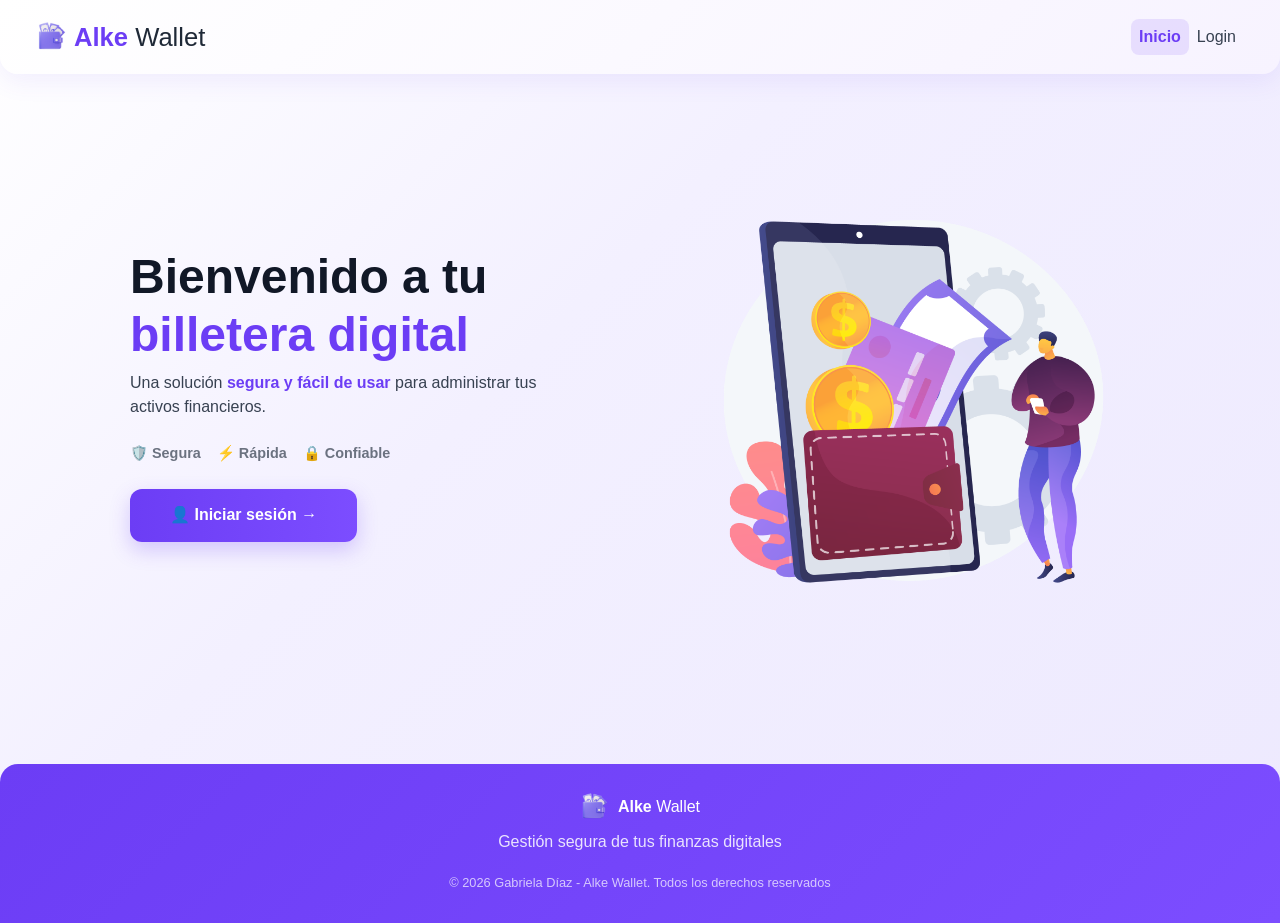
<file: index.html>
<!DOCTYPE html>
<html lang="es">

<head>
    <meta charset="UTF-8">
    <meta name="viewport" content="width=device-width, initial-scale=1.0">
    <link href="https://cdn.jsdelivr.net/npm/bootstrap@5.3.8/dist/css/bootstrap.min.css" rel="stylesheet"
        integrity="sha384-sRIl4kxILFvY47J16cr9ZwB07vP4J8+LH7qKQnuqkuIAvNWLzeN8tE5YBujZqJLB" crossorigin="anonymous">
    <link rel="stylesheet" href="css/global.css">
    <link rel="stylesheet" href="./css/index.css">
    <title>Pantalla de Bienvenida Alke Wallet</title>
</head>

<body>
    <!-- Encabezado del sitio -->
    <!-- NAVBAR -->
    <header>
        <nav class="navbar navbar-expand-lg custom-navbar">
            <div class="container-fluid">

                <!-- LOGO (se mantiene igual) -->
                <a class="navbar-brand d-flex align-items-center gap-2" href="index.html">
                    <img src="./img/wallet-icon.png" alt="Logo" width="30" height="30">
                    <span class="brand-text">
                        <strong>Alke</strong> Wallet
                    </span>
                </a>

                <!-- BOTÓN MOBILE -->
                <button class="navbar-toggler" type="button" data-bs-toggle="collapse" data-bs-target="#navbarAlke"
                    aria-controls="navbarAlke" aria-expanded="false" aria-label="Toggle navigation">

                    <span class="navbar-toggler-icon"></span>
                </button>

                <!-- NAV LINKS -->
                <div class="collapse navbar-collapse" id="navbarAlke">

                    <!-- NO LOGUEADO -->
                    <div class="navbar-nav ms-auto" id="nav-guest">
                        <a class="nav-link active" href="index.html">Inicio</a>
                        <a class="nav-link" href="login.html">Login</a>
                    </div>

                    <!-- LOGUEADO -->
                    <div class="navbar-nav ms-auto d-none" id="nav-user">
                        <a class="nav-link" href="menu.html">Menú</a>
                        <a class="nav-link" href="deposit.html">Depósito</a>
                        <a class="nav-link" href="sendmoney.html">Enviar</a>
                        <a class="nav-link" href="transactions.html">Movimientos</a>
                        <a class="nav-link text-danger" href="#" id="logout">Salir</a>
                    </div>

                </div>

            </div>
        </nav>
    </header>

    <!-- Contenido principal -->
    <main class="container py-5">
        <section class="hero-card row align-items-center p-4 p-md-5">

            <div class="col-md-6">
                <h2 class="hero-title">
                    Bienvenido a tu <br>
                    <span>billetera digital</span>
                </h2>

                <p class="hero-text">
                    Una solución <strong>segura y fácil de usar</strong> para administrar tus activos financieros.
                </p>

                <div class="features d-flex gap-3 my-4">
                    <span>🛡️ Segura</span>
                    <span>⚡ Rápida</span>
                    <span>🔒 Confiable</span>
                </div>

                <a href="login.html" class="btn btn-primary hero-btn">
                    👤 Iniciar sesión →
                </a>
            </div>

            <div class="col-md-6 text-center">
                <div class="wallet-illustration">
                    <img src="./img/wallet.png" alt="Billetera digital" class="img-fluid">
                </div>
            </div>

        </section>
    </main>

    <!-- Pie de sitio -->
    <footer class="custom-footer">
        <div class="footer-brand d-flex align-items-center justify-content-center">
            <img src="./img/wallet-icon.png" alt="Alke Wallet" />
            <span><strong>Alke</strong> Wallet</span>
        </div>

        <p class="footer-text">
            Gestión segura de tus finanzas digitales
        </p>

        <small class="footer-copy">
            © 2026 Gabriela Díaz - Alke Wallet. Todos los derechos reservados
        </small>
    </footer>

    <script src="./js/jquery-4.0.0.min.js"></script>
    <script src="https://cdn.jsdelivr.net/npm/bootstrap@5.3.8/dist/js/bootstrap.bundle.min.js"
        integrity="sha384-FKyoEForCGlyvwx9Hj09JcYn3nv7wiPVlz7YYwJrWVcXK/BmnVDxM+D2scQbITxI"
        crossorigin="anonymous"></script>
    <script src="./js/app.js"></script>

</body>

</html>
</file>
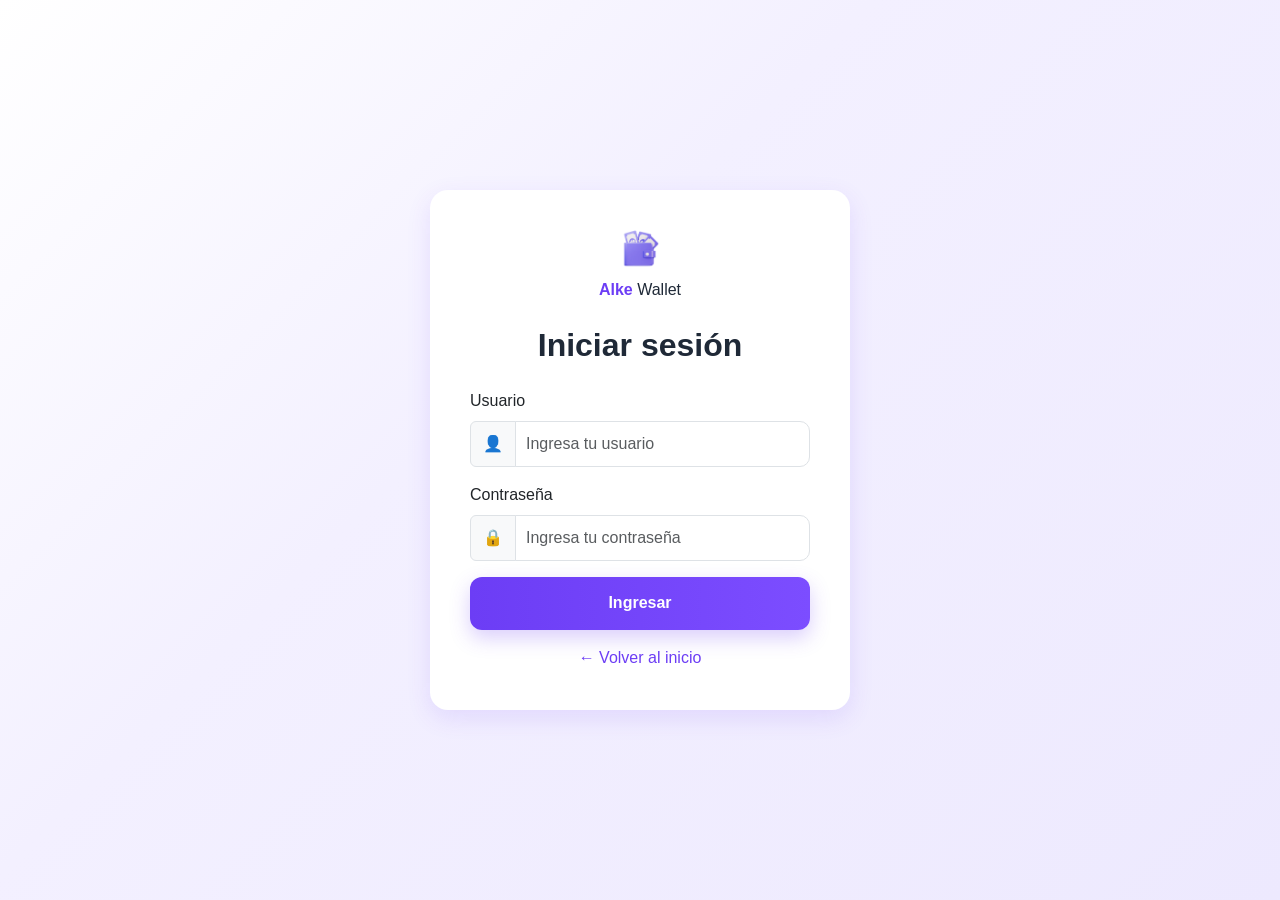
<file: deposit.html>
<!DOCTYPE html>
<html lang="es">

<head>
    <meta charset="UTF-8">
    <meta name="viewport" content="width=device-width, initial-scale=1.0">

    <link href="https://cdn.jsdelivr.net/npm/bootstrap@5.3.8/dist/css/bootstrap.min.css" rel="stylesheet">
    <link rel="stylesheet" href="css/global.css">
    <link rel="stylesheet" href="./css/deposit.css">

    <title>Depósito - Alke Wallet</title>
</head>

<body>

    <!-- NAVBAR -->
    <header>
        <nav class="navbar navbar-expand-lg custom-navbar">
            <div class="container-fluid">

                <a class="navbar-brand d-flex align-items-center gap-2" href="index.html">
                    <img src="./img/wallet-icon.png" width="30" height="30">
                    <span class="brand-text">
                        <strong>Alke</strong> Wallet
                    </span>
                </a>

                <span class="badge bg-success fs-6">
                    Saldo: $<span id="balanceText">0</span>
                </span>

                <button class="navbar-toggler" type="button" data-bs-toggle="collapse" data-bs-target="#navbarAlke">
                    <span class="navbar-toggler-icon"></span>
                </button>

                <div class="collapse navbar-collapse" id="navbarAlke">

                    <div class="navbar-nav ms-auto" id="nav-user">
                        <a class="nav-link" href="menu.html">Menú</a>
                        <a class="nav-link active" href="deposit.html">Depósito</a>
                        <a class="nav-link" href="sendmoney.html">Enviar</a>
                        <a class="nav-link" href="transactions.html">Movimientos</a>
                        <a class="nav-link text-danger" href="#" id="logout">Salir</a>
                    </div>

                </div>

            </div>
        </nav>
    </header>

    <!-- MAIN -->
    <main class="container py-5">

        <div class="deposit-card">

            <div class="row align-items-center">

                <!-- IZQUIERDA (ILUSTRACIÓN) -->
                <div class="col-md-5 text-center">
                    <img src="./img/piggybank.png" alt="Depósito" class="img-fluid deposit-img">
                </div>

                <!-- DERECHA (FORMULARIO) -->
                <div class="col-md-7">

                    <h2 class="hero-title mb-2">
                        Depósito
                    </h2>

                    <p class="text-muted mb-4">
                        Agrega dinero a tu cuenta de forma rápida y segura
                    </p>

                    <!-- FORM -->
                    <form>

                        <div class="row g-3">

                            <div class="col-md-6">
                                <label class="form-label">Monto</label>
                                <input type="text" class="form-control" id="depositMonto" placeholder="$ 0">
                            </div>

                            <div class="col-md-6">
                                <label class="form-label">Tipo de depósito</label>
                                <select class="form-select">
                                    <option>Selecciona una opción</option>
                                    <option>Transferencia</option>
                                    <option>Efectivo</option>
                                    <option>Depósito bancario</option>
                                </select>
                            </div>

                        </div>

                        <button type="button" class="btn hero-btn w-100 mt-4" id="depositBtn">
                            🧾 Realizar depósito
                        </button>

                    </form>

                </div>

            </div>

        </div>

    </main>

    <!-- FOOTER -->
    <footer class="custom-footer">
        <div class="footer-brand d-flex align-items-center justify-content-center">
            <img src="./img/wallet-icon.png" alt="Alke Wallet" />
            <span><strong>Alke</strong> Wallet</span>
        </div>

        <p class="footer-text">
            Gestión segura de tus finanzas digitales
        </p>

        <small class="footer-copy">
            © 2026 Gabriela Díaz - Alke Wallet. Todos los derechos reservados
        </small>
    </footer>

    <script src="./js/jquery-4.0.0.min.js"></script>
    <script src="https://cdn.jsdelivr.net/npm/bootstrap@5.3.8/dist/js/bootstrap.bundle.min.js"></script>
    <script src="./js/app.js"></script>

</body>

</html>
</file>
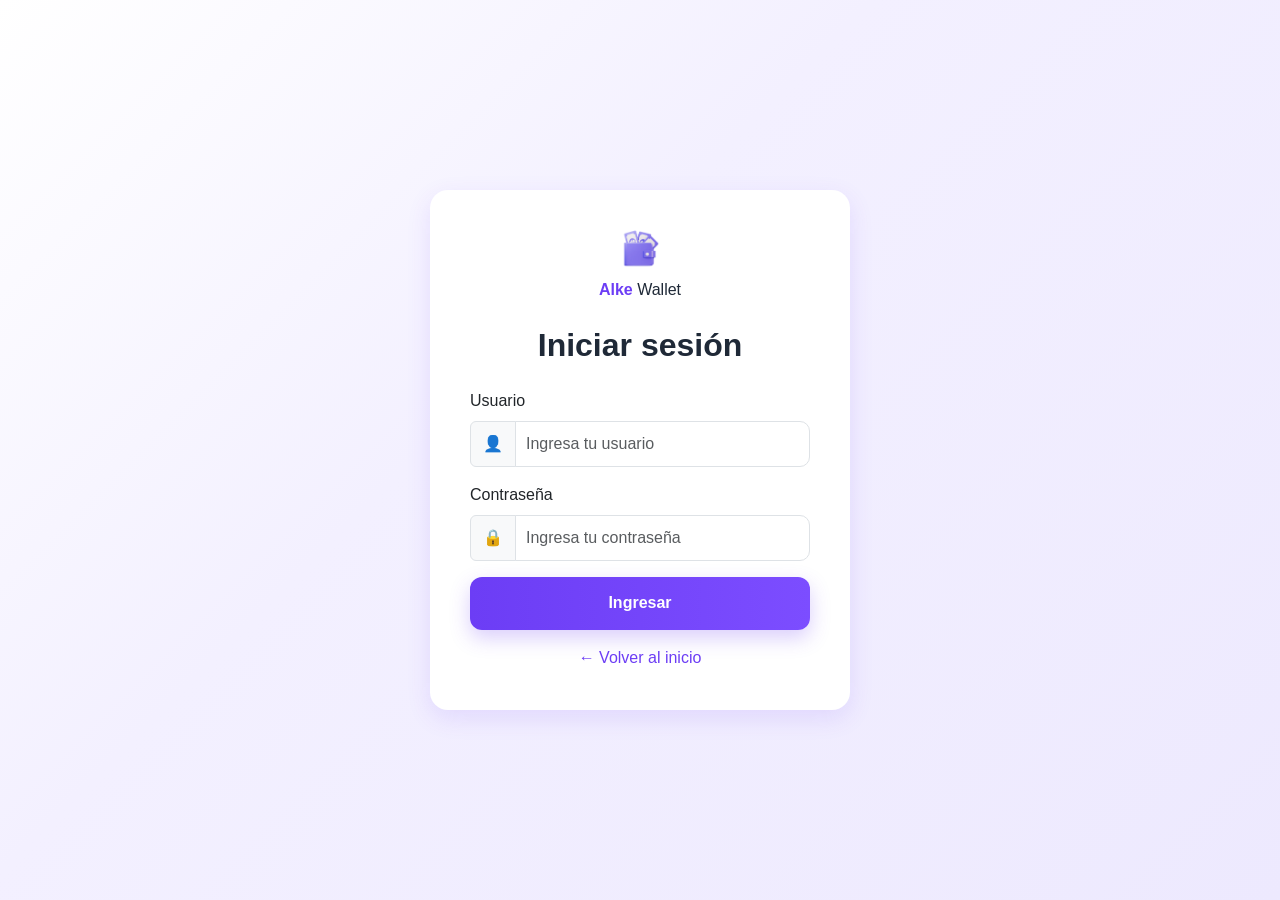
<file: login.html>
<!DOCTYPE html>
<html lang="es">

<head>
    <meta charset="UTF-8">
    <meta name="viewport" content="width=device-width, initial-scale=1.0">

    <link href="https://cdn.jsdelivr.net/npm/bootstrap@5.3.8/dist/css/bootstrap.min.css" rel="stylesheet">
    <link rel="stylesheet" href="css/global.css">
    <link rel="stylesheet" href="./css/login.css">

    <title>Login - Alke Wallet</title>
</head>

<body>
    <!-- LOGIN CENTRADO -->
    <main class="login-container">

        <div class="login-card">

            <div class="login-brand text-center mb-4 d-block">

                <img src="./img/wallet-icon.png" width="40" height="40">

                <div class="mt-2">
                    <span class="brand-primary">Alke</span>
                    <span class="brand-secondary">Wallet</span>
                </div>

            </div>

            <h2 class="text-center mb-4">
                Iniciar sesión
            </h2>

            <form id="loginForm">

                <div class="mb-3">
                    <label class="form-label">Usuario</label>

                    <div class="input-group">
                        <span class="input-group-text">
                            👤
                        </span>

                        <input type="email" class="form-control" id="usuario" placeholder="Ingresa tu usuario" required>
                    </div>
                </div>

                <div class="mb-3">
                    <label class="form-label">Contraseña</label>

                    <div class="input-group">
                        <span class="input-group-text">
                            🔒
                        </span>

                        <input type="password" class="form-control" id="password" placeholder="Ingresa tu contraseña"
                            required>
                    </div>
                </div>

                <div id="login-error" class="alert alert-danger d-none mt-3">
                    ❌ Usuario o contraseña incorrectos
                </div>

                <button type="submit" class="btn hero-btn w-100">
                    Ingresar
                </button>

            </form>

            <div class="text-center mt-3">
                <a href="index.html" class="link-alke"> ← Volver al inicio</a>
            </div>

        </div>

    </main>

    <script src="./js/jquery-4.0.0.min.js"></script>
    <script src="https://cdn.jsdelivr.net/npm/bootstrap@5.3.8/dist/js/bootstrap.bundle.min.js"
        integrity="sha384-FKyoEForCGlyvwx9Hj09JcYn3nv7wiPVlz7YYwJrWVcXK/BmnVDxM+D2scQbITxI"
        crossorigin="anonymous"></script>
    <script src="./js/app.js"></script>
</body>

</html>
</file>
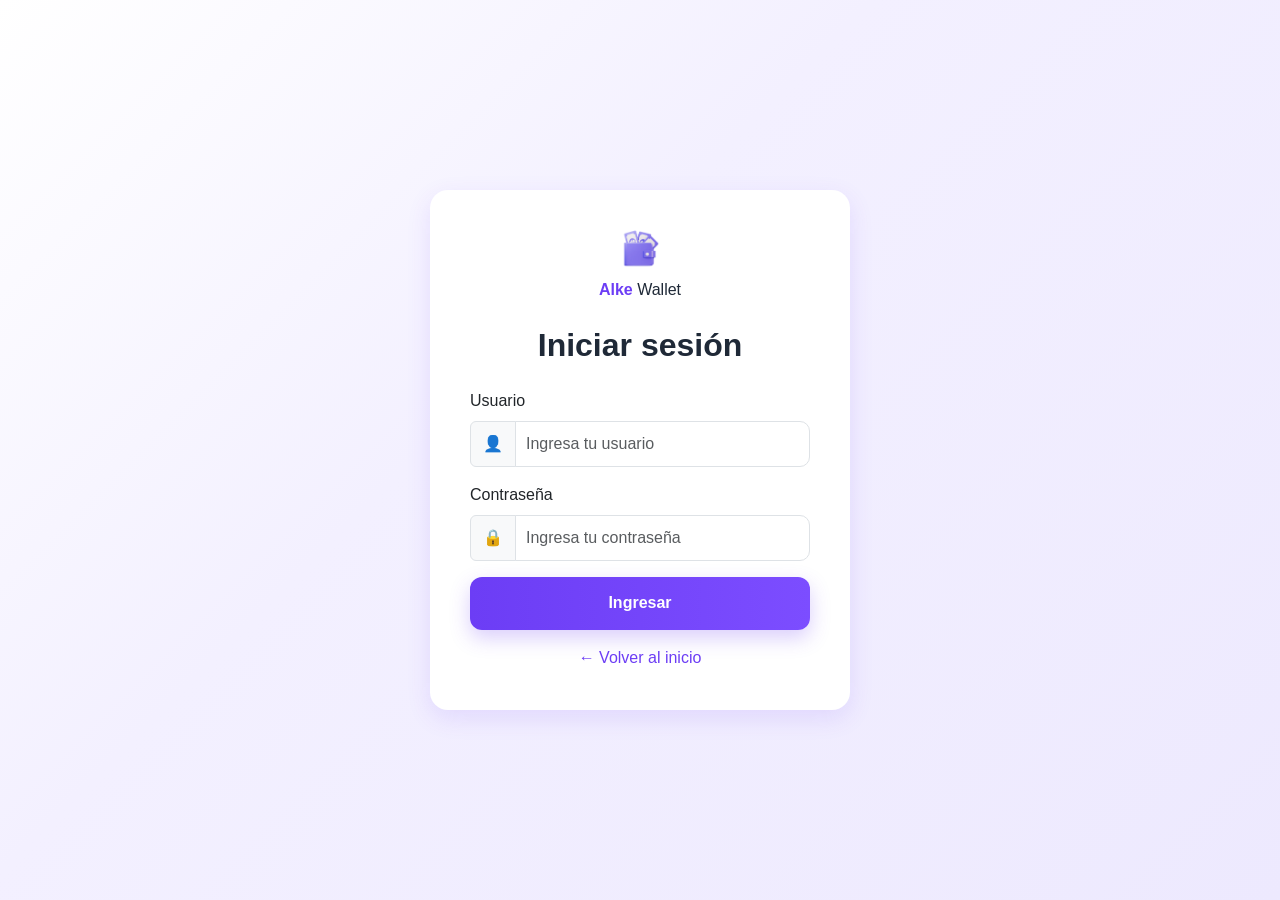
<file: menu.html>
<!DOCTYPE html>
<html lang="es">

<head>
    <meta charset="UTF-8">
    <meta name="viewport" content="width=device-width, initial-scale=1.0">

    <link href="https://cdn.jsdelivr.net/npm/bootstrap@5.3.8/dist/css/bootstrap.min.css" rel="stylesheet">
    <link rel="stylesheet" href="css/global.css">
    <link rel="stylesheet" href="./css/menu.css">

    <title>Menú - Alke Wallet</title>
</head>

<body>

    <!-- NAVBAR (MISMO SISTEMA QUE INDEX) -->
    <header>
        <nav class="navbar navbar-expand-lg custom-navbar">
            <div class="container-fluid">

                <a class="navbar-brand d-flex align-items-center gap-2" href="index.html">
                    <img src="./img/wallet-icon.png" width="30" height="30">
                    <span class="brand-text">
                        <strong>Alke</strong> Wallet
                    </span>
                </a>

                <span class="badge bg-success fs-6">
                    Saldo: $<span id="balanceText">0</span>
                </span>

                <button class="navbar-toggler" type="button" data-bs-toggle="collapse" data-bs-target="#navbarAlke">
                    <span class="navbar-toggler-icon"></span>
                </button>

                <div class="collapse navbar-collapse" id="navbarAlke">

                    <div class="navbar-nav ms-auto" id="nav-user">
                        <a class="nav-link active" href="menu.html">Menú</a>
                        <a class="nav-link" href="deposit.html">Depósito</a>
                        <a class="nav-link" href="sendmoney.html">Enviar</a>
                        <a class="nav-link" href="transactions.html">Movimientos</a>
                        <a class="nav-link text-danger" href="#" id="logout">Salir</a>
                    </div>

                </div>

            </div>
        </nav>
    </header>

    <!-- MAIN -->
    <main class="container-fluid py-5">

        <!-- BANNER HERO -->
        <div class="menu-hero mb-5">
            <img src="./img/banner.png" class="menu-banner img-fluid" alt="Banner">
        </div>

        <!-- CARDS -->
        <div class="row g-4 justify-content-center">

            <div class="col-md-4">
                <div class="menu-card text-center p-4">
                    <div class="menu-icon">💰</div>
                    <h5>Depósito</h5>
                    <p>Agrega dinero a tu cuenta</p>
                    <a href="deposit.html" class="btn hero-btn">Ir</a>
                </div>
            </div>

            <div class="col-md-4">
                <div class="menu-card text-center p-4">
                    <div class="menu-icon">📤</div>
                    <h5>Enviar dinero</h5>
                    <p>Transfiere a otros usuarios</p>
                    <a href="sendmoney.html" class="btn hero-btn">Ir</a>
                </div>
            </div>

            <div class="col-md-4">
                <div class="menu-card text-center p-4">
                    <div class="menu-icon">📊</div>
                    <h5>Movimientos</h5>
                    <p>Revisa tu historial</p>
                    <a href="transactions.html" class="btn hero-btn">Ir</a>
                </div>
            </div>

        </div>

        <section id="faq" class="mt-5">
            <h3 class="text-center hero-title mb-4">Preguntas Frecuentes</h3>

            <div class="accordion" id="faqAccordion">

                <div class="accordion-item">
                    <h2 class="accordion-header">
                        <button class="accordion-button collapsed" data-bs-toggle="collapse" data-bs-target="#q1">
                            ¿Cómo hago un depósito?
                        </button>
                    </h2>
                    <div id="q1" class="accordion-collapse collapse">
                        <div class="accordion-body">
                            Ingresa a la sección Depósito y completa el monto que deseas agregar a tu cuenta.
                        </div>
                    </div>
                </div>

                <div class="accordion-item">
                    <h2 class="accordion-header">
                        <button class="accordion-button collapsed" data-bs-toggle="collapse" data-bs-target="#q2">
                            ¿Cómo envío dinero?
                        </button>
                    </h2>
                    <div id="q2" class="accordion-collapse collapse">
                        <div class="accordion-body">
                            Ve a Enviar dinero, ingresa el monto y el destinatario, luego confirma la operación.
                        </div>
                    </div>
                </div>

                <div class="accordion-item">
                    <h2 class="accordion-header">
                        <button class="accordion-button collapsed" data-bs-toggle="collapse" data-bs-target="#q3">
                            ¿Es seguro usar Alke Wallet?
                        </button>
                    </h2>
                    <div id="q3" class="accordion-collapse collapse">
                        <div class="accordion-body">
                            Sí, utilizamos un sistema de autenticación básico y validación de sesión simulada para
                            el proyecto.
                        </div>
                    </div>
                </div>

            </div>
        </section>

        </div>

    </main>

    <!-- FOOTER -->
    <footer class="custom-footer">
        <div class="footer-brand d-flex align-items-center justify-content-center">
            <img src="./img/wallet-icon.png" alt="Alke Wallet" />
            <span><strong>Alke</strong> Wallet</span>
        </div>

        <p class="footer-text">
            Gestión segura de tus finanzas digitales
        </p>

        <small class="footer-copy">
            © 2026 Gabriela Díaz - Alke Wallet. Todos los derechos reservados
        </small>
    </footer>

    <script src="./js/jquery-4.0.0.min.js"></script>
    <script src="https://cdn.jsdelivr.net/npm/bootstrap@5.3.8/dist/js/bootstrap.bundle.min.js"></script>
    <script src="./js/app.js"></script>

</body>

</html>
</file>
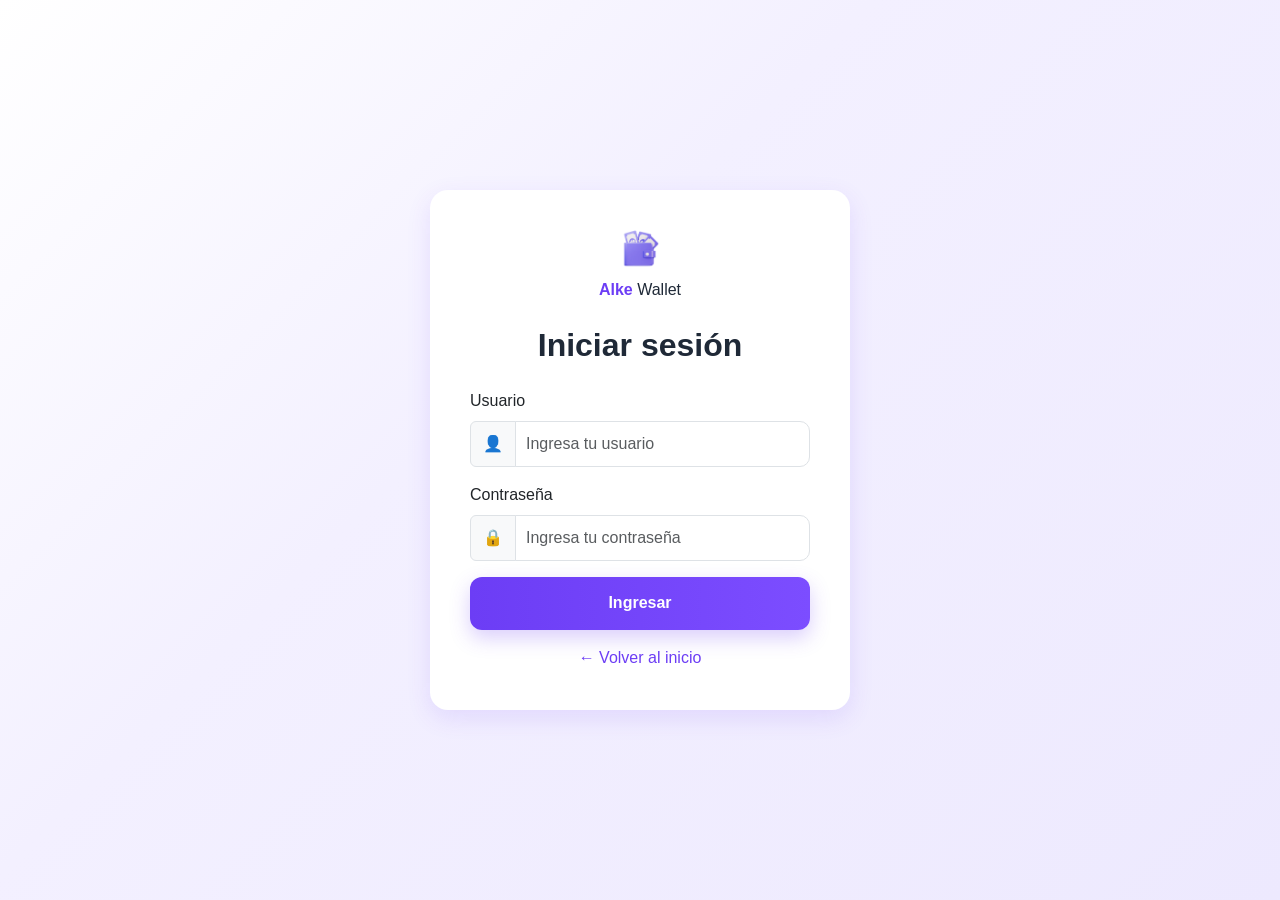
<file: sendmoney.html>
<!DOCTYPE html>
<html lang="es">

<head>
    <meta charset="UTF-8">
    <meta name="viewport" content="width=device-width, initial-scale=1.0">

    <link href="https://cdn.jsdelivr.net/npm/bootstrap@5.3.8/dist/css/bootstrap.min.css" rel="stylesheet">
    <link rel="stylesheet" href="css/global.css">
    <link rel="stylesheet" href="./css/sendmoney.css">

    <title>Enviar dinero - Alke Wallet</title>
</head>

<body>

    <!-- NAVBAR -->
    <header>
        <nav class="navbar navbar-expand-lg custom-navbar">
            <div class="container-fluid">

                <a class="navbar-brand d-flex align-items-center gap-2" href="index.html">
                    <img src="./img/wallet-icon.png" width="30" height="30">
                    <span class="brand-text">
                        <strong>Alke</strong> Wallet
                    </span>
                </a>

                <span class="badge bg-success fs-6">
                    Saldo: $<span id="balanceText">0</span>
                </span>

                <button class="navbar-toggler" type="button" data-bs-toggle="collapse" data-bs-target="#navbarAlke">
                    <span class="navbar-toggler-icon"></span>
                </button>

                <div class="collapse navbar-collapse" id="navbarAlke">

                    <div class="navbar-nav ms-auto" id="nav-user">
                        <a class="nav-link" href="menu.html">Menú</a>
                        <a class="nav-link" href="deposit.html">Depósito</a>
                        <a class="nav-link active" href="sendmoney.html">Enviar</a>
                        <a class="nav-link" href="transactions.html">Movimientos</a>
                        <a class="nav-link text-danger" href="#" id="logout">Salir</a>
                    </div>

                </div>

            </div>
        </nav>
    </header>

    <!-- MAIN -->
    <main class="container py-5">

        <div class="send-card">

            <h2 class="text-center hero-title mb-2">
                Enviar dinero
            </h2>

            <p class="text-center text-muted mb-4">
                Completa los datos del destinatario y el monto a transferir.
            </p>

            <!-- FORM -->
            <form>

                <div class="row align-items-center g-4">

                    <!-- IMAGEN -->
                    <div class="col-md-5 text-center">
                        <img src="./img/sendmoney.png" class="img-fluid send-img">
                    </div>

                    <!-- FORM COMPLETO -->
                    <div class="col-md-7">

                        <label class="form-label">Nombre destinatario</label>
                        <input type="text" class="form-control" id="destinatario" placeholder="Juan Pérez">

                        <label class="form-label mt-3">Número de cuenta</label>
                        <input type="text" class="form-control" id="cuenta" placeholder="Al menos 8 números">

                        <label class="form-label mt-3">Monto</label>
                        <input type="text" class="form-control" id="monto" inputmode="numeric" placeholder="$0" required>

                        <label class="form-label mt-3">Correo electrónico</label>
                        <input type="email" class="form-control" id="email" placeholder="usuario@email.com">

                    </div>

                </div>

                <button type="button" class="btn hero-btn w-100 mt-4" id="sendBtn">
                    ✈️ Realizar transferencia
                </button>

            </form>

        </div>

    </main>

    <!-- FOOTER -->
    <footer class="custom-footer">
        <div class="footer-brand d-flex align-items-center justify-content-center">
            <img src="./img/wallet-icon.png" alt="Alke Wallet" />
            <span><strong>Alke</strong> Wallet</span>
        </div>

        <p class="footer-text">
            Gestión segura de tus finanzas digitales
        </p>

        <small class="footer-copy">
            © 2026 Gabriela Díaz - Alke Wallet. Todos los derechos reservados
        </small>
    </footer>

    <script src="./js/jquery-4.0.0.min.js"></script>
    <script src="https://cdn.jsdelivr.net/npm/bootstrap@5.3.8/dist/js/bootstrap.bundle.min.js"></script>
    <script src="./js/app.js"></script>

</body>

</html>
</file>
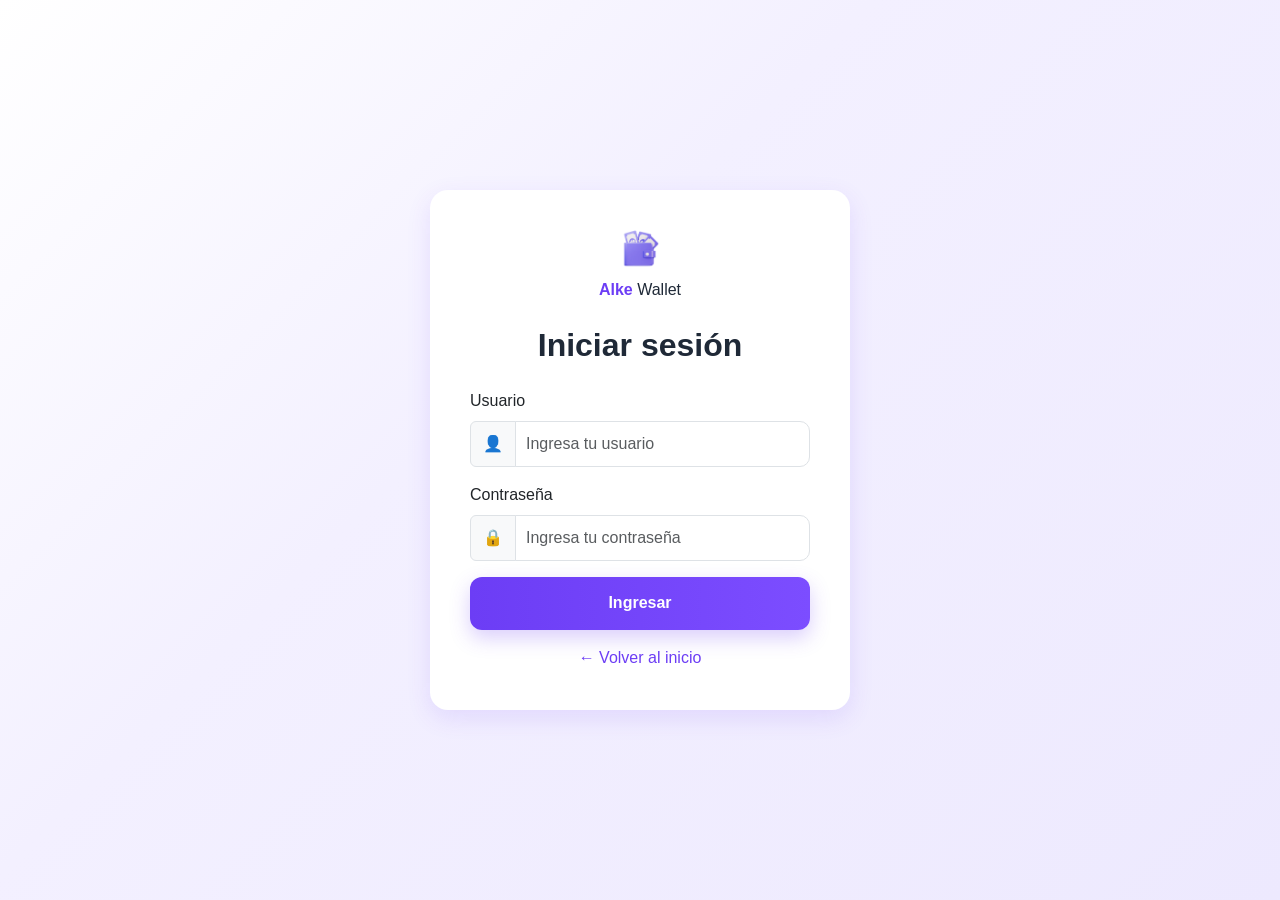
<file: transactions.html>
<!DOCTYPE html>
<html lang="es">

<head>
    <meta charset="UTF-8">
    <meta name="viewport" content="width=device-width, initial-scale=1.0">

    <link href="https://cdn.jsdelivr.net/npm/bootstrap@5.3.8/dist/css/bootstrap.min.css" rel="stylesheet">
    <link rel="stylesheet" href="css/global.css">
    <link rel="stylesheet" href="./css/transactions.css">

    <title>Movimientos - Alke Wallet</title>
</head>

<body>

    <!-- NAVBAR -->
    <header>
        <nav class="navbar navbar-expand-lg custom-navbar">
            <div class="container-fluid">

                <a class="navbar-brand d-flex align-items-center gap-2" href="index.html">
                    <img src="./img/wallet-icon.png" width="30" height="30">
                    <span class="brand-text">
                        <strong>Alke</strong> Wallet
                    </span>
                </a>

                <button class="navbar-toggler" type="button" data-bs-toggle="collapse" data-bs-target="#navbarAlke">
                    <span class="navbar-toggler-icon"></span>
                </button>

                <span class="badge bg-success fs-6">
                    Saldo: $<span id="balanceText">0</span>
                </span>

                <div class="collapse navbar-collapse" id="navbarAlke">

                    <div class="navbar-nav ms-auto" id="nav-user">
                        <a class="nav-link" href="menu.html">Menú</a>
                        <a class="nav-link" href="deposit.html">Depósito</a>
                        <a class="nav-link" href="sendmoney.html">Enviar</a>
                        <a class="nav-link active" href="transactions.html">Movimientos</a>
                        <a class="nav-link text-danger" href="#" id="logout">Salir</a>
                    </div>

                </div>

            </div>
        </nav>
    </header>

    <!-- MAIN -->
    <main class="container py-5">

        <h2 class="text-center hero-title mb-2">
            Últimos movimientos
        </h2>

        <p class="text-center text-muted mb-5">
            Revisa el historial de tus transacciones
        </p>

        <!-- CARD TABLA -->
        <div class="transactions-card">

            <div class="table-responsive">

                <div class="row mb-4">

                    <div class="col-md-4">
                        <div class="stat-card">
                            <h6>Saldo actual</h6>
                            <h3>$<span id="statBalance">0</span></h3>
                        </div>
                    </div>

                    <div class="col-md-4">
                        <div class="stat-card">
                            <h6>Ingresos</h6>
                            <h3 class="text-success">+$<span id="statIngresos">0</span></h3>
                        </div>
                    </div>

                    <div class="col-md-4">
                        <div class="stat-card">
                            <h6>Gastos</h6>
                            <h3 class="text-danger">-$<span id="statGastos">0</span></h3>
                        </div>
                    </div>


                </div>

                <table class="table align-middle">

                    <thead>
                        <tr class="table-header">
                            <th>Fecha</th>
                            <th>Tipo</th>
                            <th>Monto</th>
                            <th>Estado</th>
                        </tr>
                    </thead>

                    <tbody>

                        <tr>
                            <td>01/06/2026</td>
                            <td>💰 Depósito</td>
                            <td class="text-success fw-bold">+$100.000</td>
                            <td>
                                <span class="badge bg-success">Completado ✓</span>
                            </td>
                        </tr>

                        <tr>
                            <td>02/06/2026</td>
                            <td>💸 Transferencia</td>
                            <td class="text-danger fw-bold">-$50.000</td>
                            <td>
                                <span class="badge bg-success">Completado ✓</span>
                            </td>
                        </tr>

                        <tr>
                            <td>03/06/2026</td>
                            <td>💰 Depósito</td>
                            <td class="text-success fw-bold">+$120.000</td>
                            <td>
                                <span class="badge bg-success">Completado ✓</span>
                            </td>
                        </tr>

                    </tbody>

                </table>

            </div>

        </div>

    </main>

    <!-- FOOTER -->
    <footer class="custom-footer">
        <div class="footer-brand d-flex align-items-center justify-content-center">
            <img src="./img/wallet-icon.png" alt="Alke Wallet" />
            <span><strong>Alke</strong> Wallet</span>
        </div>

        <p class="footer-text">
            Gestión segura de tus finanzas digitales
        </p>

        <small class="footer-copy">
            © 2026 Gabriela Díaz - Alke Wallet. Todos los derechos reservados
        </small>
    </footer>

    <script src="./js/jquery-4.0.0.min.js"></script>
    <script src="https://cdn.jsdelivr.net/npm/bootstrap@5.3.8/dist/js/bootstrap.bundle.min.js"></script>
    <script src="./js/app.js"></script>

</body>

</html>
</file>
<file: css/global.css>
/* =========================
   RESET + BASE
========================= */
body {
    margin: 0;
    font-family: 'Segoe UI', Roboto, Arial, sans-serif;
    min-height: 100vh;
    background: linear-gradient(135deg, #ffffff 0%, #f3f0ff 40%, #ede9fe 100%);
}

h1, h2, h3, h4, h5 {
    color: #1f2937;
    font-weight: 700;
}

/* =========================
   NAVBAR
========================= */
.custom-navbar {
    background: linear-gradient(135deg, #ffffff, #f7f3ff);
    box-shadow: 0 8px 25px rgba(108, 61, 245, 0.08);
    border-radius: 0 0 18px 18px;
    padding: 0.8rem 1.5rem;
}

.custom-navbar img {
    border-radius: 8px;
}

.custom-navbar .brand-text {
    font-size: 1.6rem;
    color: #1f2937;
}

.custom-navbar .brand-text strong {
    color: #6c3df5;
}

.navbar-nav .nav-link {
    transition: all 0.25s ease;
    color: #374151;
    border-radius: 8px;
    padding: 6px 10px;
}

.navbar-nav .nav-link:hover {
    color: #6c3df5;
    background-color: rgba(108, 61, 245, 0.08);
}

.navbar-nav .nav-link.active {
    color: #6c3df5 !important;
    font-weight: 600;
    background-color: rgba(108, 61, 245, 0.12);
}

/* =========================
   BOTONES
========================= */
.hero-btn {
    background: linear-gradient(90deg, #6c3df5, #7c4dff);
    border: none;
    color: white !important;
    font-weight: 700;
    padding: 0.9rem 2.5rem;
    border-radius: 12px;
    box-shadow: 0 8px 20px rgba(108, 61, 245, 0.25);
    transition: all 0.25s ease;
}

.hero-btn:hover {
    background: linear-gradient(90deg, #7c4dff, #9b7bff);
    transform: translateY(-2px);
    box-shadow: 0 12px 25px rgba(108, 61, 245, 0.30);
}

.btn-success-custom {
    background: linear-gradient(90deg, #22c55e, #16a34a) !important;
    color: white !important;
    border: none !important;
    font-weight: 700;
    box-shadow: 0 8px 20px rgba(34, 197, 94, 0.25);
    transition: all 0.4s ease !important;
}

/* =========================
   ALERTAS
========================= */
.alert-ux {
    margin-top: 15px;
    padding: 10px 15px;
    border-radius: 10px;
    font-weight: 500;
    display: none;
}

.alert-error {
    background: rgba(239, 68, 68, 0.1);
    color: #dc2626;
    border: 1px solid rgba(239, 68, 68, 0.2);
}

.alert-success {
    background: rgba(34, 197, 94, 0.1);
    color: #16a34a;
    border: 1px solid rgba(34, 197, 94, 0.2);
}

/* =========================
   BADGES
========================= */
.badge {
    padding: 0.6rem 0.9rem;
    border-radius: 12px;
}

/* =========================
   FOOTER
========================= */
.custom-footer {
    background: linear-gradient(135deg, #6c3df5, #7c4dff);
    color: white;
    padding: 1.8rem 1rem;
    text-align: center;
    border-radius: 18px 18px 0 0;
    margin-top: 3rem;
}

.footer-brand {
    display: flex;
    align-items: center;
    justify-content: center;
    gap: 10px;
    margin-bottom: 0.6rem;
}

.footer-brand img {
    width: 28px;
    height: 28px;
}

.footer-brand span,
.footer-brand strong,
.footer-text,
.footer-copy {
    color: white;
}

.footer-text {
    opacity: 0.85;
}

.footer-copy {
    opacity: 0.7;
    font-size: 0.8rem;
}
</file>
<file: css/index.css>
main {
    min-height: 620px;
    padding: 2rem;
    background: transparent;
}

/* =========================
   BRAND (HERO HEADER)
========================= */
.brand {
    font-size: 1.6rem;
    color: #1f2937;
}

.brand strong,
.hero-title span {
    color: #6c3df5;
}

.brand-icon {
    display: inline-flex;
    width: 34px;
    height: 34px;
    border: 3px solid #6c3df5;
    border-radius: 10px;
    align-items: center;
    justify-content: center;
    margin-right: 10px;
    color: #6c3df5;
}

/* =========================
   HERO SECTION
========================= */
.hero-title {
    font-size: 3rem;
    font-weight: 800;
    line-height: 1.2;
    color: #111827;
}

.hero-text {
    max-width: 420px;
    font-size: 1rem;
    color: #374151;
}

.hero-text strong {
    color: #6c3df5;
}

.features span {
    font-size: 0.9rem;
    color: #6b7280;
    font-weight: 600;
}

/* =========================
   IMAGEN WALLET
========================= */
.wallet-illustration img {
    max-width: 450px;
    width: 100%;
}

/* =========================
   RESPONSIVE
========================= */
@media (max-width: 768px) {
    .hero-card {
        text-align: center;
    }

    .hero-title {
        font-size: 2.2rem;
    }

    .features {
        justify-content: center;
        flex-wrap: wrap;
    }

    .wallet-illustration {
        font-size: 8rem;
        padding: 2rem;
    }
}
</file>
<file: css/deposit.css>
.deposit-card {
    background: white;
    border-radius: 18px;
    padding: 2.5rem;
    box-shadow: 0 10px 30px rgba(108, 61, 245, 0.12);
    border: 1px solid rgba(108, 61, 245, 0.08);
}

.deposit-img {
    width: 100%;
    max-width: 420px;
    display: block;
    margin: 0 auto;
}

.hero-title {
    font-weight: 700;
    color: #1f2937;
}

.form-control,
.form-select {
    border-radius: 10px;
    padding: 10px;
}
</file>
<file: css/login.css>
html, body {
    height: 100%;
}

body {
    display: flex;
    flex-direction: column;
    margin: 0;
}

/* =========================
   LOGIN LAYOUT
========================= */
.login-container {
    min-height: 80vh;
    flex: 1;
    display: flex;
    align-items: center;
    justify-content: center;
    padding: 2rem;
    background: linear-gradient(135deg, #ffffff 0%, #f3f0ff 40%, #ede9fe 100%);
}

.login-card {
    width: 100%;
    max-width: 420px;
    background: white;
    padding: 2.5rem;
    border-radius: 18px;
    box-shadow: 0 8px 25px rgba(108, 61, 245, 0.12);
}

/* =========================
   BRAND
========================= */
.login-brand {
    margin-bottom: 10px;
    cursor: pointer;
    text-decoration: none;
}

.login-brand img {
    border-radius: 8px;
}

.brand-primary {
    color: #6c3df5;
    font-weight: 700;
}

.brand-secondary {
    color: #1f2937;
}

/* =========================
   FORM
========================= */
.login-card h2 {
    color: #1f2937;
    font-weight: 700;
}

.form-control {
    border-radius: 10px;
    padding: 10px;
}

/* =========================
   LINKS
========================= */
.link-alke {
    color: #6c3df5;
    text-decoration: none;
    font-weight: 500;
}

.link-alke:hover {
    text-decoration: underline;
}
</file>
<file: css/menu.css>
/* =========================
   BACKGROUND GENERAL
========================= */
body {
    background: linear-gradient(135deg, #ffffff 0%, #f3f0ff 40%, #ede9fe 100%);
}

/* =========================
   TÍTULO
========================= */
.hero-title {
    font-size: 2.5rem;
    font-weight: 800;
    color: #1f2937;
}

.hero-title::after {
    content: "";
    display: block;
    width: 70px;
    height: 4px;
    background: linear-gradient(90deg, #6c3df5, #7c4dff);
    margin: 12px auto 0;
    border-radius: 10px;
}

/* =========================
   MENU CARDS
========================= */
.menu-hero {
    text-align: center;
    margin-bottom: 3rem;
}

.menu-banner {
    width: 100%;
    border-radius: 20px;
    box-shadow: 0 12px 30px rgba(108, 61, 245, 0.15);
    filter: drop-shadow(0 10px 20px rgba(0,0,0,0.15));
    display: block;
}

.menu-card {
    background: white;
    border-radius: 18px;
    padding: 2rem;
    box-shadow: 0 8px 25px rgba(108, 61, 245, 0.12);
    transition: all 0.25s ease;
    border: 1px solid rgba(108, 61, 245, 0.08);
    height: 100%;
}

.menu-card:hover {
    transform: translateY(-6px);
    box-shadow: 0 12px 30px rgba(108, 61, 245, 0.18);
}

.menu-icon {
    width: 60px;
    height: 60px;
    margin: 0 auto 1rem auto;
    border-radius: 16px;
    background: rgba(108, 61, 245, 0.08);
    display: flex;
    align-items: center;
    justify-content: center;
    font-size: 1.5rem;
}

.menu-card h5 {
    color: #1f2937;
    font-weight: 700;
}

.menu-card p {
    color: #6b7280;
    font-size: 0.9rem;
    margin-bottom: 1rem;
}

/* =========================
   FAQ
========================= */
#faq {
    margin-top: 3rem;
    padding: 2rem;
    background: white;
    border-radius: 18px;
    box-shadow: 0 8px 25px rgba(108, 61, 245, 0.08);
}
</file>
<file: css/sendmoney.css>
.send-card {
    background: white;
    border-radius: 18px;
    padding: 2.5rem;
    box-shadow: 0 8px 25px rgba(108, 61, 245, 0.10);
}

.send-img {
    width: 100%;
    max-width: 420px;
    display: block;
    margin: 0 auto;
}

.hero-title {
    font-weight: 700;
    color: #1f2937;
}

.form-control {
    border-radius: 10px;
    padding: 10px;
}
</file>
<file: css/transactions.css>
.transactions-card {
    background: white;
    border-radius: 18px;
    padding: 2rem;
    box-shadow: 0 8px 25px rgba(108, 61, 245, 0.10);
}

.table {
    margin-bottom: 0;
}

.table-header {
    background: linear-gradient(90deg, #6c3df5, #7c4dff);
    color: white;
}

.table-header th {
    border: none;
    padding: 1rem;
}

.table td {
    padding: 1rem;
    border-color: #f1f1f1;
}

.table tbody tr {
    transition: all 0.2s ease;
}

.table tbody tr:hover {
    background: rgba(108, 61, 245, 0.06);
    transform: scale(1.01);
}

.stat-card {
    background: white;
    padding: 1.5rem;
    border-radius: 16px;
    box-shadow: 0 8px 25px rgba(108, 61, 245, 0.08);
    text-align: center;
}

.stat-card h6 {
    color: #6b7280;
    margin-bottom: 0.5rem;
}

.stat-card h3 {
    font-weight: 800;
}

.hero-title {
    font-weight: 700;
    color: #1f2937;
}
</file>
